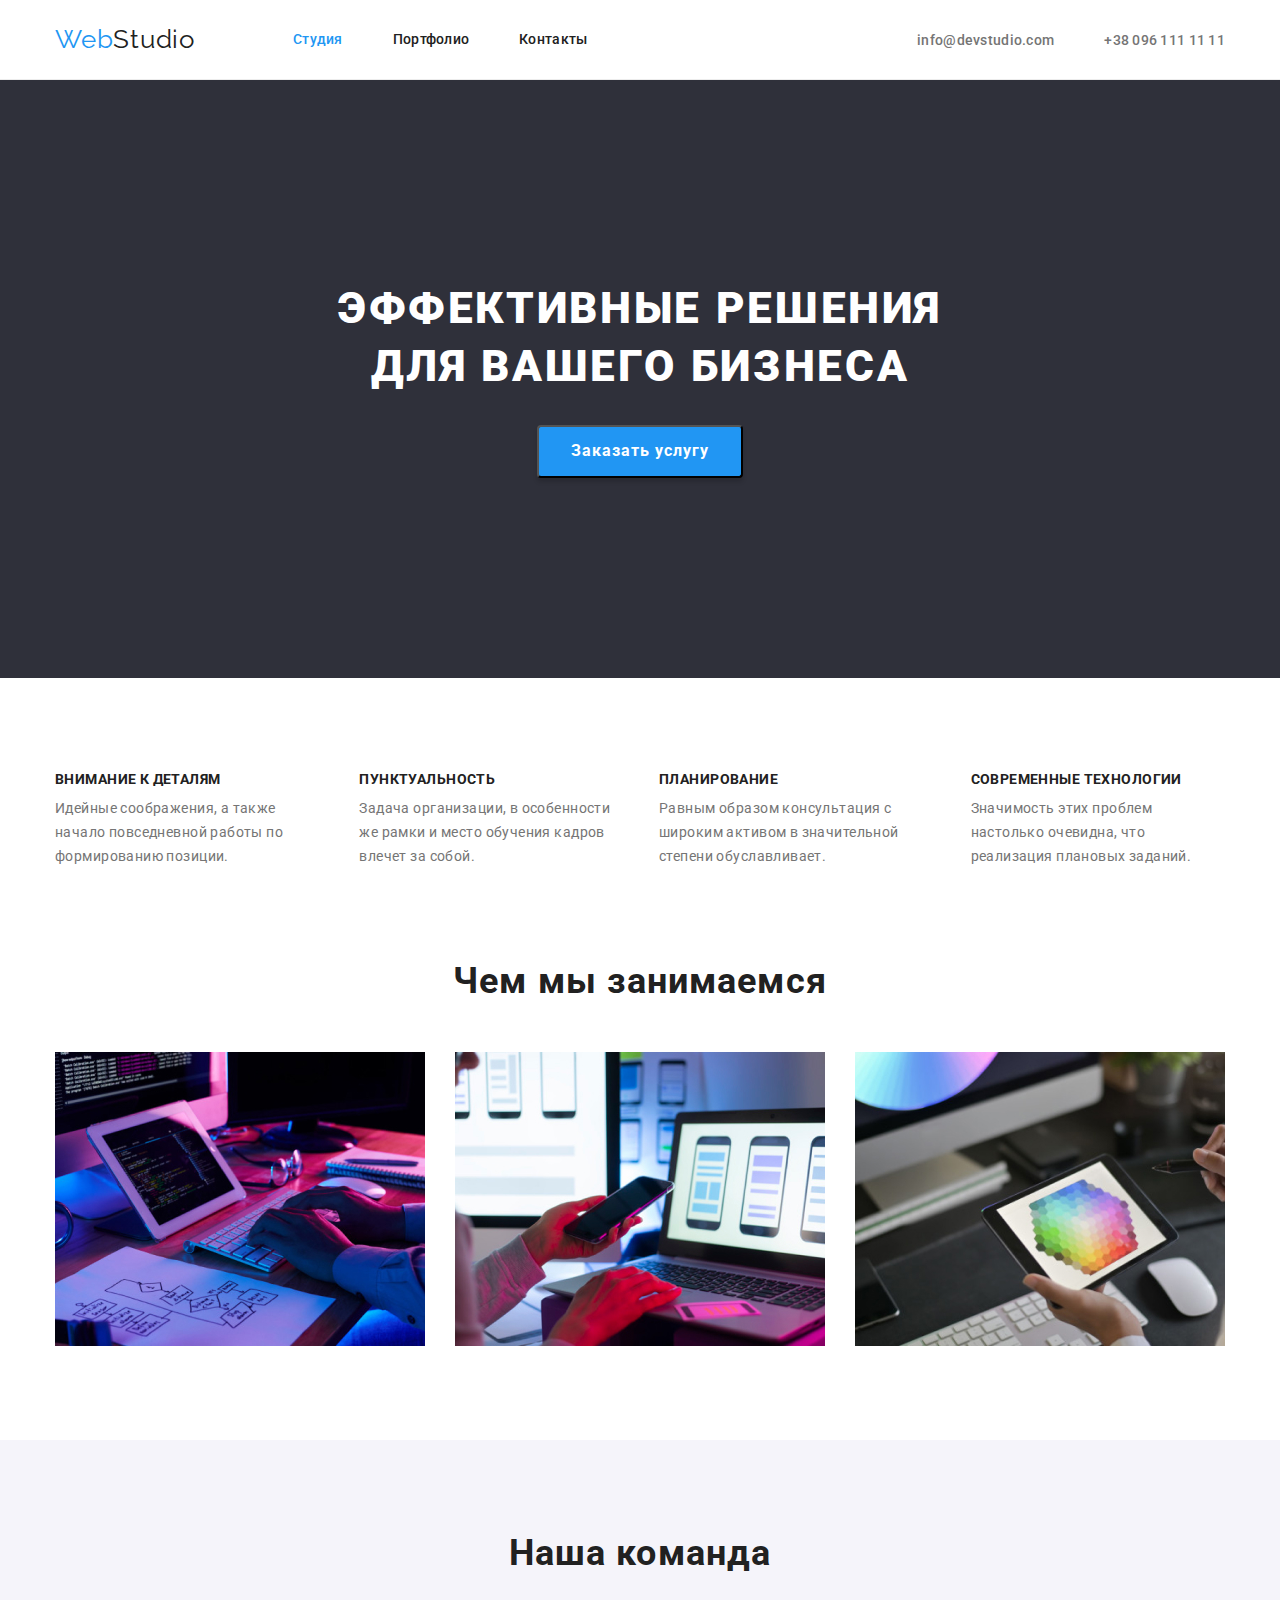
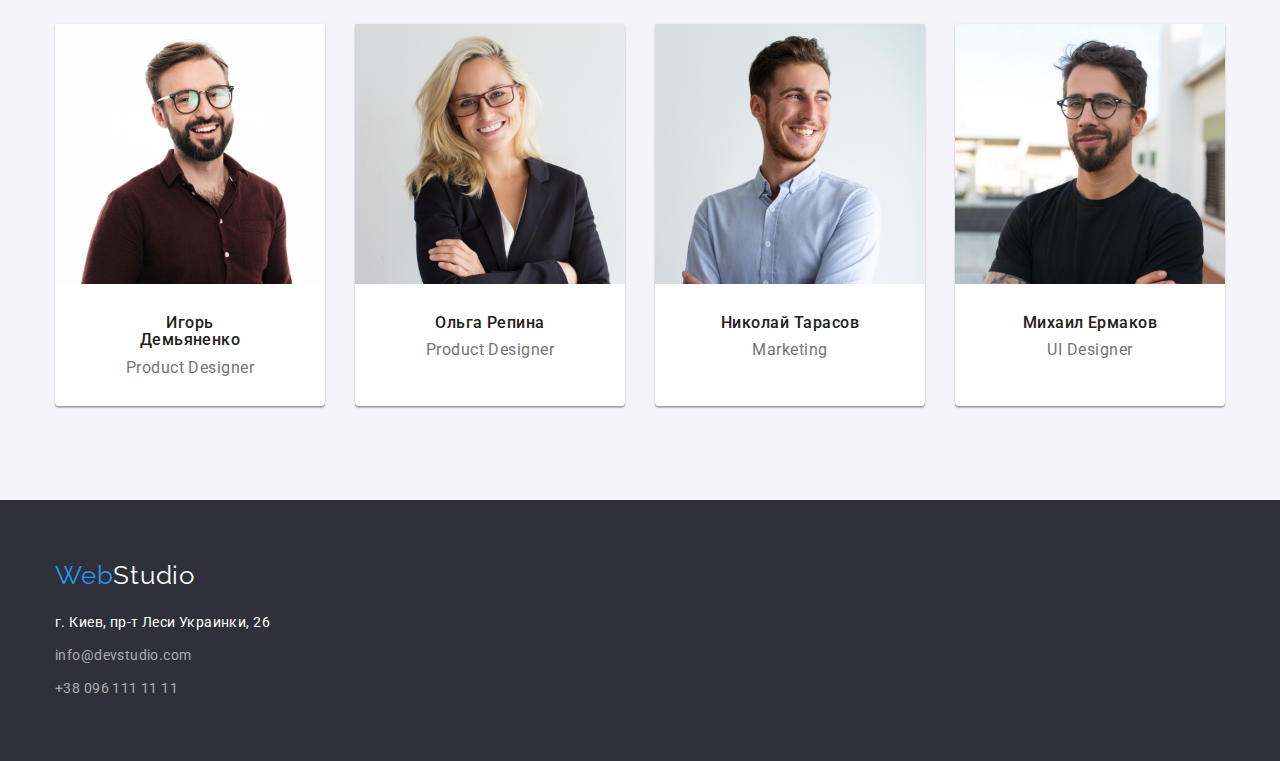
<file: index.html>
<!DOCTYPE html>
<html lang="ru">
<head>
    <meta charset="UTF-8">
    <meta http-equiv="X-UA-Compatible" content="IE=edge">
    <meta name="viewport" content="width=device-width, initial-scale=1.0">
    <link rel="stylesheet" href="./css/modern-normalize.css">
    <link rel="stylesheet" href="./css/style.css">
    <link rel="preconnect" href="https://fonts.gstatic.com">
    <link href="https://fonts.googleapis.com/css2?family=Raleway:wght@700&family=Roboto:wght@400;500;700;900&display=swap" rel="stylesheet">
    <title>Home Work</title>
</head>
    <body>    
    <!-- навигационное меню -->    
    <header>
        <div class="container headline">            
            <nav class="nav-bar">
            <a class=" web-studio" href="#">Web<span class="headline-name">Studio</span></a>
            <ul>
            <li><a href="./index.html" class="nav-studia-one">Студия</a></li>
            <li><a href="./portfolio.html" class="nav-portfolio" >Портфолио</a></li>
            <li><a href="#" class="nav-contact" >Контакты</a></li>
            </ul>
            </nav>            
            <ul class="mail-tel">
            <li><a href="mailto:info@devstudio.com">info@devstudio.com</a></li>
            <li><a href="tel:+380961111111">+38 096 111 11 11</a></li>
            </ul>
            
        </div>
    </header>
    <!-- основная часть -->
    <main>        
        <!-- Шапка с кнопкой-->
    <section class="section-one">
        <h1 class="h1" >эффективные решения для вашего бизнеса</h1>
        <button class="button" type="button">Заказать услугу</button>        
    </section>  
        <!-- первая секция -->
        <section class="section no-bottom">
            <div class="container">
            <ul class="detail">
                <li>
                <h3>Внимание к деталям</h3>
                <p>Идейные соображения, а также начало повседневной работы по формированию позиции.</p>
                </li>
                <li>
                <h3>Пунктуальность</h3>
                <p>Задача организации, в особенности же рамки и место обучения кадров влечет за собой.</p>
                </li>
                <li>
                <h3>Планирование</h3>                
                <p>Равным образом консультация с широким активом в значительной степени обуславливает.</p>
                </li>
                <li>
                <h3>Современные технологии</h3>
                <p>Значимость этих проблем настолько очевидна, что реализация плановых заданий.</p>
                </li>
            </ul>
            </div>  
            </section>
            <!-- вторая секция -->
            <section class="section">
                <div class="container">
            <h2 class="doing-name" >Чем мы занимаемся</h2>            
                <ul class="doing">
                <li>
                    <img src="./images/box1.jpg" alt="Работа на ПК" width="370">
                </li>
                <li>
                    <img src="./images/box2.jpg" alt="Работа с телефонией" width="370">
                </li>
                <li>
                    <img src="./images/box3.jpg" alt="Работа с программой" width="370">
                </li>
                </ul> 
            </div>
        </section>
        <!-- третья секция -->
        <section class="section-three section">
            <div class="container">
            <h2>Наша команда</h2>
            <ul class="team">
                <li>                                
                <img src="./images/img1.jpg" alt="Дизайнер" width="270">
                <div class="team-footer">
                <h3>Игорь Демьяненко</h3>
                <p>Product Designer</p>
                </div>
                </li>
               <li>
                <img src="./images/img2.jpg" alt="Разработчик" width="270">
                <div class="team-footer">
                <h3>Ольга Репина</h3>
                <p>Product Designer</p>
                </div>
                </li>
                <li>
                <img src="./images/img3.jpg" alt="Маркетолог" width="270">
                <div class="team-footer">
                <h3>Николай Тарасов</h3>
                <p>Marketing</p>
                </div>
                </li>
                <li>
                <img src="./images/img4.jpg" alt="Дизайнер интерфейса" width="270">
                <div class="team-footer">
                <h3>Михаил Ермаков</h3>
                <p>UI Designer</p>
                </div>
                </li>
            </ul>
            </div>
        </section>
    </main>
    <!-- подвал -->
    <footer>
        <div class="container">
        <a class=" web-studio" href="#">Web<span class="footer-name">Studio</span></a>
            <address><p class="address" >г. Киев, пр-т Леси Украинки, 26</p>
            <ul>
            <li><a class="footer-info" href="mailto:info@devstudio.com">info@devstudio.com</a></li>
            <li><a class="footer-info" href="tel:+380961111111">+38 096 111 11 11</a></li>
            </ul>
            </address>
        </div>
    </footer>    
    </body>
</html>
</file>
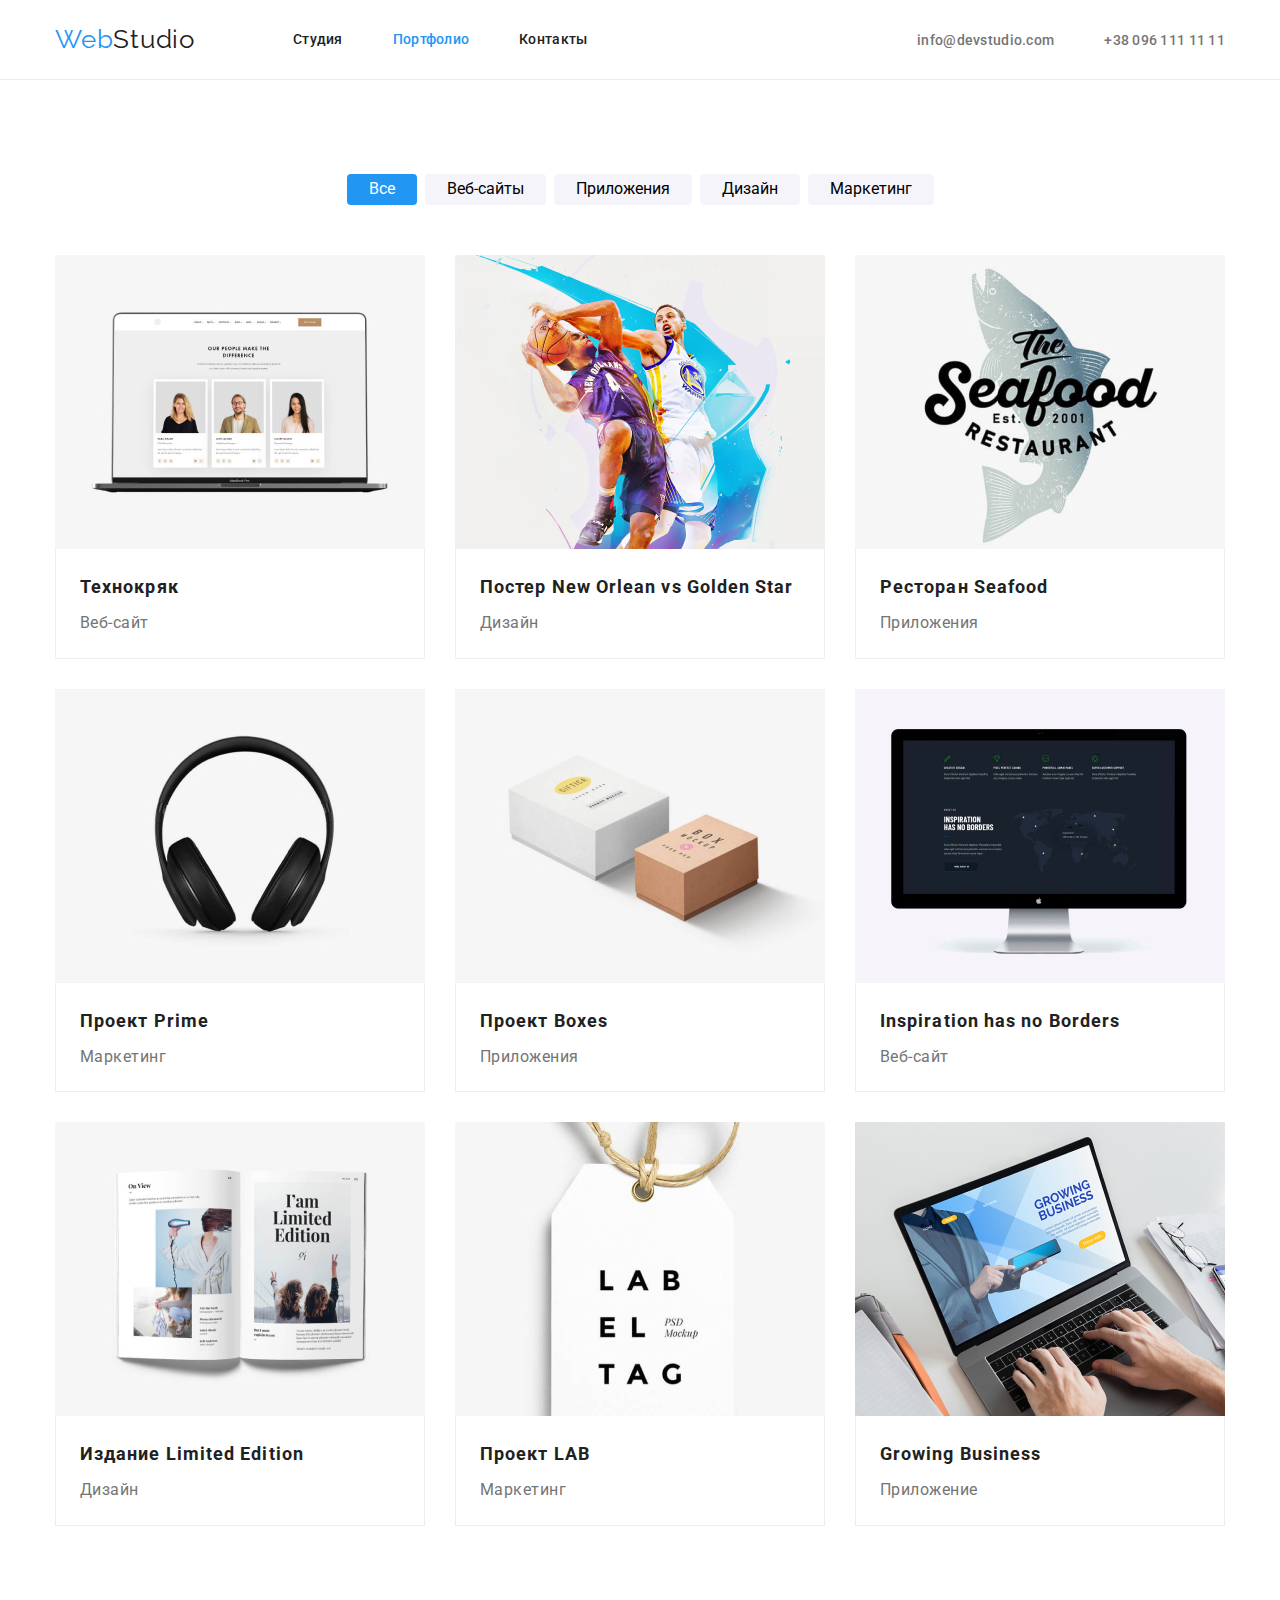
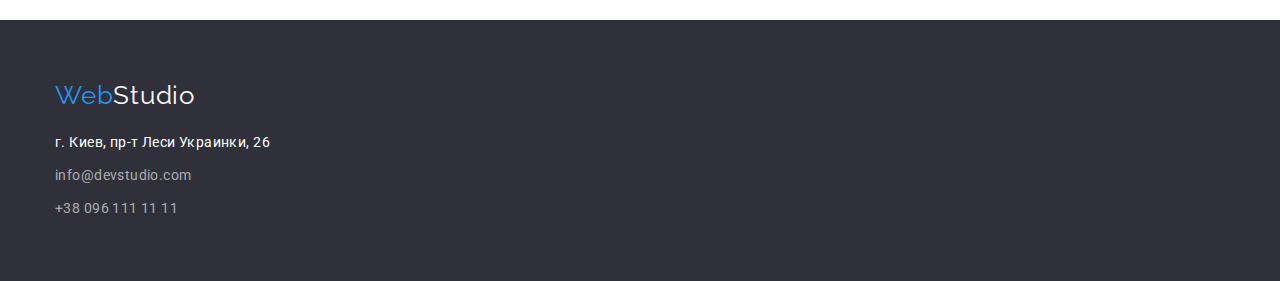
<file: portfolio.html>
<!DOCTYPE html>
<html lang="ru">
<head>
    <meta charset="UTF-8">
    <meta http-equiv="X-UA-Compatible" content="IE=edge">
    <meta name="viewport" content="width=device-width, initial-scale=1.0">
    <link rel="stylesheet" href="./css/modern-normalize.css">
    <link rel="stylesheet" href="./css/style.css">
    <link rel="preconnect" href="https://fonts.gstatic.com">
    <link href="https://fonts.googleapis.com/css2?family=Raleway:wght@700&family=Roboto:wght@400;500;700;900&display=swap"
    rel="stylesheet">
    <title>Home Work</title>
</head>

<body>
    <!-- навигационное меню -->
    <header>
        <div class="container headline">
            <nav class="nav-bar">
                <a class=" web-studio" href="#">Web<span class="headline-name">Studio</span></a>
                <ul>
                    <li><a href="./index.html" class="nav-studia-two">Студия</a></li>
                    <li><a href="./portfolio.html" class="nav-portfolio-two">Портфолио</a></li>
                    <li><a href="#" class="nav-contact">Контакты</a></li>
                </ul>
            </nav>
            <ul class="mail-tel">
                <li><a href="mailto:info@devstudio.com">info@devstudio.com</a></li>
                <li><a href="tel:+380961111111">+38 096 111 11 11</a></li>
            </ul>
    
        </div>
    </header>    
    <!-- основная часть -->
    <main>                
        <section class="section">
            <div class="container">
            <h2 class="visually-hidden">h2</h2>
           <ul class="section-button" >
                <li><button type="button">Все</button></li>
                <li><button type="button">Веб-сайты</button></li>
                <li><button type="button">Приложения</button></li>
                <li><button type="button">Дизайн</button></li>
                <li><button type="button">Маркетинг</button></li>
           </ul>                      
        <!-- секция с фото -->
            <ul class="main">
                <li>
                    <a href="">                                     
                    <img src="./images/img21.jpg" alt="Дизайнер" width="370">
                    <div class="main-footer">
                    <h3>Технокряк</h3>
                    <p>Веб-сайт</p>
                    </div>
                    </a>
                </li>
                <li>
                    <a href="">
                    <img src="./images/img22.jpg" alt="Разработчик" width="370">
                    <div class="main-footer">
                    <h3>Постер New Orlean vs Golden Star</h3>
                    <p>Дизайн</p>
                    </div>
                    </a>
                </li>
                <li>
                    <a href="">
                    <img src="./images/img23.jpg" alt="Маркетолог" width="370">
                    <div class="main-footer">
                    <h3>Ресторан Seafood</h3>
                    <p>Приложения</p>
                    </div>
                    </a>
                </li>
                <li>
                    <a href="">
                    <img src="./images/img24.jpg" alt="Дизайнер интерфейса" width="370">
                    <div class="main-footer">
                    <h3>Проект Prime</h3>
                    <p>Маркетинг</p>
                    </div>
                    </a>
                </li>
                <li>
                    <a href="">
                    <img src="./images/img25.jpg" alt="Дизайнер интерфейса" width="370">
                    <div class="main-footer">
                    <h3>Проект Boxes</h3>
                    <p>Приложения</p>
                    </div>
                    </a>
                </li>
                <li>
                    <a href="">
                    <img src="./images/img26.jpg" alt="Дизайнер интерфейса" width="370">
                    <div class="main-footer">
                    <h3>Inspiration has no Borders</h3>
                    <p>Веб-сайт</p>
                    </div>
                    </a>
                </li>
                <li>
                    <a href="">
                    <img src="./images/img27.jpg" alt="Дизайнер интерфейса" width="370">
                    <div class="main-footer">
                    <h3>Издание Limited Edition</h3>
                    <p>Дизайн</p>
                    </div>
                    </a>
                </li>
                <li>
                    <a href="">
                    <img src="./images/img28.jpg" alt="Дизайнер интерфейса" width="370">
                    <div class="main-footer">
                    <h3>Проект LAB</h3>
                    <p>Маркетинг</p>
                    </div>
                    </a>
                </li>
                <li>
                    <a href="">
                    <img src="./images/img29.jpg" alt="Дизайнер интерфейса" width="370">
                    <div class="main-footer">
                    <h3>Growing Business</h3>
                    <p>Приложение</p>
                    </div>
                    </a>
                </li>
            </ul>
            </div>
        </section>        
    </main>
    <!-- подвал -->
    <footer class="footer">
        <div class="container">
        <a class=" web-studio" href="#">Web<span class="footer-name">Studio</span></a>
        <address>
            <p class="address">г. Киев, пр-т Леси Украинки, 26</p>
            <ul>
                <li><a class="footer-info" href="mailto:info@devstudio.com">info@devstudio.com</a></li>
                <li><a class="footer-info" href="tel:+380961111111">+38 096 111 11 11</a></li>
            </ul>
        </address> 
        </div>       
    </footer>
</body>
</html>
</file>
<file: css/style.css>
/* глобальный стиль */
* {
  padding: 0;
  margin: 0;
}
body {
  font-family: Roboto, sans-serif;
  font-style: normal;
  font-weight: normal;
  max-width: 1600px;
  color: var(--color-black);
  margin: auto;
}
li {
  list-style: none;
}
:root {
  --color-primary: #2196f3;
  --color-black: #212121;
  --color-gray: #757575;
  --color-white: #ffffff;
  --color-button: #f5f4fa;
}
.container {
  width: 1200px;
  margin: 0 auto;
  padding-left: 15px;
  padding-right: 15px;
}
/* хедер */
header {
  border-bottom: 1px solid #ececec;
}
.headline {
  display: flex;
  justify-content: space-between;
  align-items: center;
}
.nav-bar {
  display: flex;
  justify-content: space-between;
  align-items: center;
}
.headline ul {
  display: flex;
}
.headline li {
  display: inline;
}
.headline li:not(:last-child) {
  margin-right: 50px;
}

.web-studio {
  width: 145px;
  font-family: Raleway, sans-serif;
  font-size: 26px;
  line-height: 31px;
  letter-spacing: 0.03em;
  text-decoration: none;
  color: var(--color-primary);
  margin-right: 93px;
}
.headline-name,
.nav-portfolio,
.nav-contact {
  color: var(--color-black);
}
.nav-studia-one {
  color: var(--color-primary);
}

.nav-bar > ul > li > a {
  display: block;
  font-weight: 500;
  font-size: 14px;
  line-height: 1.1;
  letter-spacing: 0.02em;
  text-decoration: none;
  padding: 32px 0;
}

.mail-tel > li > a {
  font-weight: 500;
  font-size: 14px;
  line-height: 1.1;
  letter-spacing: 0.02em;
  color: var(--color-gray);
  text-decoration: none;
  padding: 32px 0;
}
.nav-bar > ul > li > a:hover,
.nav-bar > ul > li > a:focus,
.mail-tel > li > a:hover,
.mail-tel > li > a:focus {
  color: var(--color-primary);
}
/* section button */
.section-one {
  text-align: center;
  background: #2f303a;
  padding: 200px 0;
}
.section-one > button a {
  text-decoration: none;
  padding: 10px 32px;
}

.h1 {
  max-width: 696px;
  font-weight: 900;
  font-size: 44px;
  line-height: 1.3;
  letter-spacing: 0.06em;
  text-transform: uppercase;
  color: var(--color-white);
  margin: 0 auto;
  margin-bottom: 30px;
}
.button {
  font-weight: 700;
  font-size: 16px;
  line-height: 1.8;
  padding: 10px 32px;
  text-align: center;
  letter-spacing: 0.06em;
  color: var(--color-white);
  background-color: var(--color-primary);
  border-radius: 4px;
  box-shadow: 0px 4px 4px rgba(0, 0, 0, 0.15);
}
.button:hover,
.button:focus {
  background: #188ce8;
}

/* основная  часть */
.section {
  padding-top: 94px;
  padding-bottom: 94px;
}
.no-bottom {
  padding-bottom: 0;
}
.detail {
  display: flex;
  padding: 0;
}
.detail > li:not(:last-child) {
  margin-right: 30px;
}
.detail h3 {
  font-weight: bold;
  font-size: 14px;
  line-height: 1.1;
  letter-spacing: 0.03em;
  text-transform: uppercase;
  color: var(--color-black);
  margin-bottom: 10px;
}
.detail p {
  font-size: 14px;
  line-height: 1.7;
  letter-spacing: 0.03em;
  color: var(--color-gray);  
}
/* чем мы занимаемся */
.doing-name {
  font-weight: bold;
  font-size: 36px;
  line-height: 1.1;
  text-align: center;
  letter-spacing: 0.03em;
  color: var(--color-black);
  margin-bottom: 50px;
}
.doing {
  display: flex;
  padding: 0;
}
.doing li:not(:last-child) {
  margin-right: 30px;
}
.doing img {
  display: block;
}
/* наша команда */
.section-three {
  background: #f5f4fa;
}
.section-three li {
  background: var(--color-white);
  box-shadow: 0px 1px 3px rgba(0, 0, 0, 0.12), 0px 1px 1px rgba(0, 0, 0, 0.14),
    0px 2px 1px rgba(0, 0, 0, 0.2);
  border-radius: 0px 0px 4px 4px;
}
.section-three h2 {
  font-weight: bold;
  font-size: 36px;
  line-height: 1.1;
  text-align: center;
  letter-spacing: 0.03em;
  color: var(--color-black);
  margin-bottom: 50px;
}
.team {
  display: flex;
  padding: 0;
}
.team > li {
  width: 270px;
}
.team > li:not(:last-child) {
  margin-right: 30px;
}
.team img {
  display: block;
}
.team-footer {
  text-align: center;
  padding: 30px 59px;
}
.team-footer > h3 {
  font-weight: 500;
  font-size: 16px;
  line-height: 1.1;
  letter-spacing: 0.03em;
  color: var(--color-black);
  margin-bottom: 10px;
}
.team-footer > p {
  font-size: 16px;
  line-height: 1.1;
  letter-spacing: 0.03em;
  color: var(--color-gray);
}

/* подвал */
footer {
  background: #2f303a;
  padding-top: 60px;
  padding-bottom: 60px;
}
address {
  margin-top: 20px;
}
address > ul,
address > ul > li:nth-child(2) {
  margin-top: 9px;
}
.address {
  font-style: normal;
  font-size: 14px;
  line-height: 1.7;
  letter-spacing: 0.03em;
  color: var(--color-white);
}
.footer-name {
  color: var(--color-white);
}

.footer-info {
  text-decoration: none;
  font-style: normal;
  font-weight: normal;
  font-size: 14px;
  line-height: 1.7;
  letter-spacing: 0.03em;
  color: rgba(255, 255, 255, 0.6);
}

.footer-info:hover,
.footer-info:focus {
  color: var(--color-white);
}

/* page potfolio */
.nav-studia-two {
  color: var(--color-black);
}
.nav-portfolio-two {
  color: var(--color-primary);
}
/* секция с кнопками */

.section-button {
  display: flex;
  justify-content: center;
  margin-bottom: 50px;
}
.section-button > li {
  font-weight: 500;
  font-size: 16px;
  line-height: 1.6;
  letter-spacing: 0.03em;
  color: var(--color-black);
}
.section-button > li:not(:last-child) {
  margin-right: 8px;
}
.section-button > li > button {
  padding: 6px 22px;
  border-radius: 4px;
  border: none;
  background-color: var(--color-button);
}

.section-button > li:first-child > button {
  background: var(--color-primary);
  color: var(--color-white);
  cursor: pointer;
}
.section-button > li > button:hover {
  background: var(--color-primary);
  color: var(--color-white);
  cursor: pointer;
}
.main {
  display: flex;
  flex-wrap: wrap;
  padding: 0;
  margin: -15px;
}
.main a {
  text-decoration: none;
}
.main > li {
  margin: 15px;
  width: 370px;
}
.main img {
  display: block;
}
.main-footer {
  padding: 20px 24px;
  border-bottom: 1px solid #eeeeee;
  border-left: 1px solid #eeeeee;
  border-right: 1px solid #eeeeee;
}
.main-footer > h3 {
  font-weight: bold;
  font-size: 18px;
  line-height: 2;
  letter-spacing: 0.06em;
  color: var(--color-black);
  margin-bottom: 4px;
}
.main-footer > p {
  font-size: 16px;
  line-height: 1.8;
  letter-spacing: 0.03em;
  color: var(--color-gray);
}
.visually-hidden {
  position: absolute;
  width: 1px;
  height: 1px;
  margin: -1px;
  border: 0;
  padding: 0;
  white-space: nowrap;
  clip-path: inset(100%);
  clip: rect(0 0 0 0);
  overflow: hidden;
}
</file>
